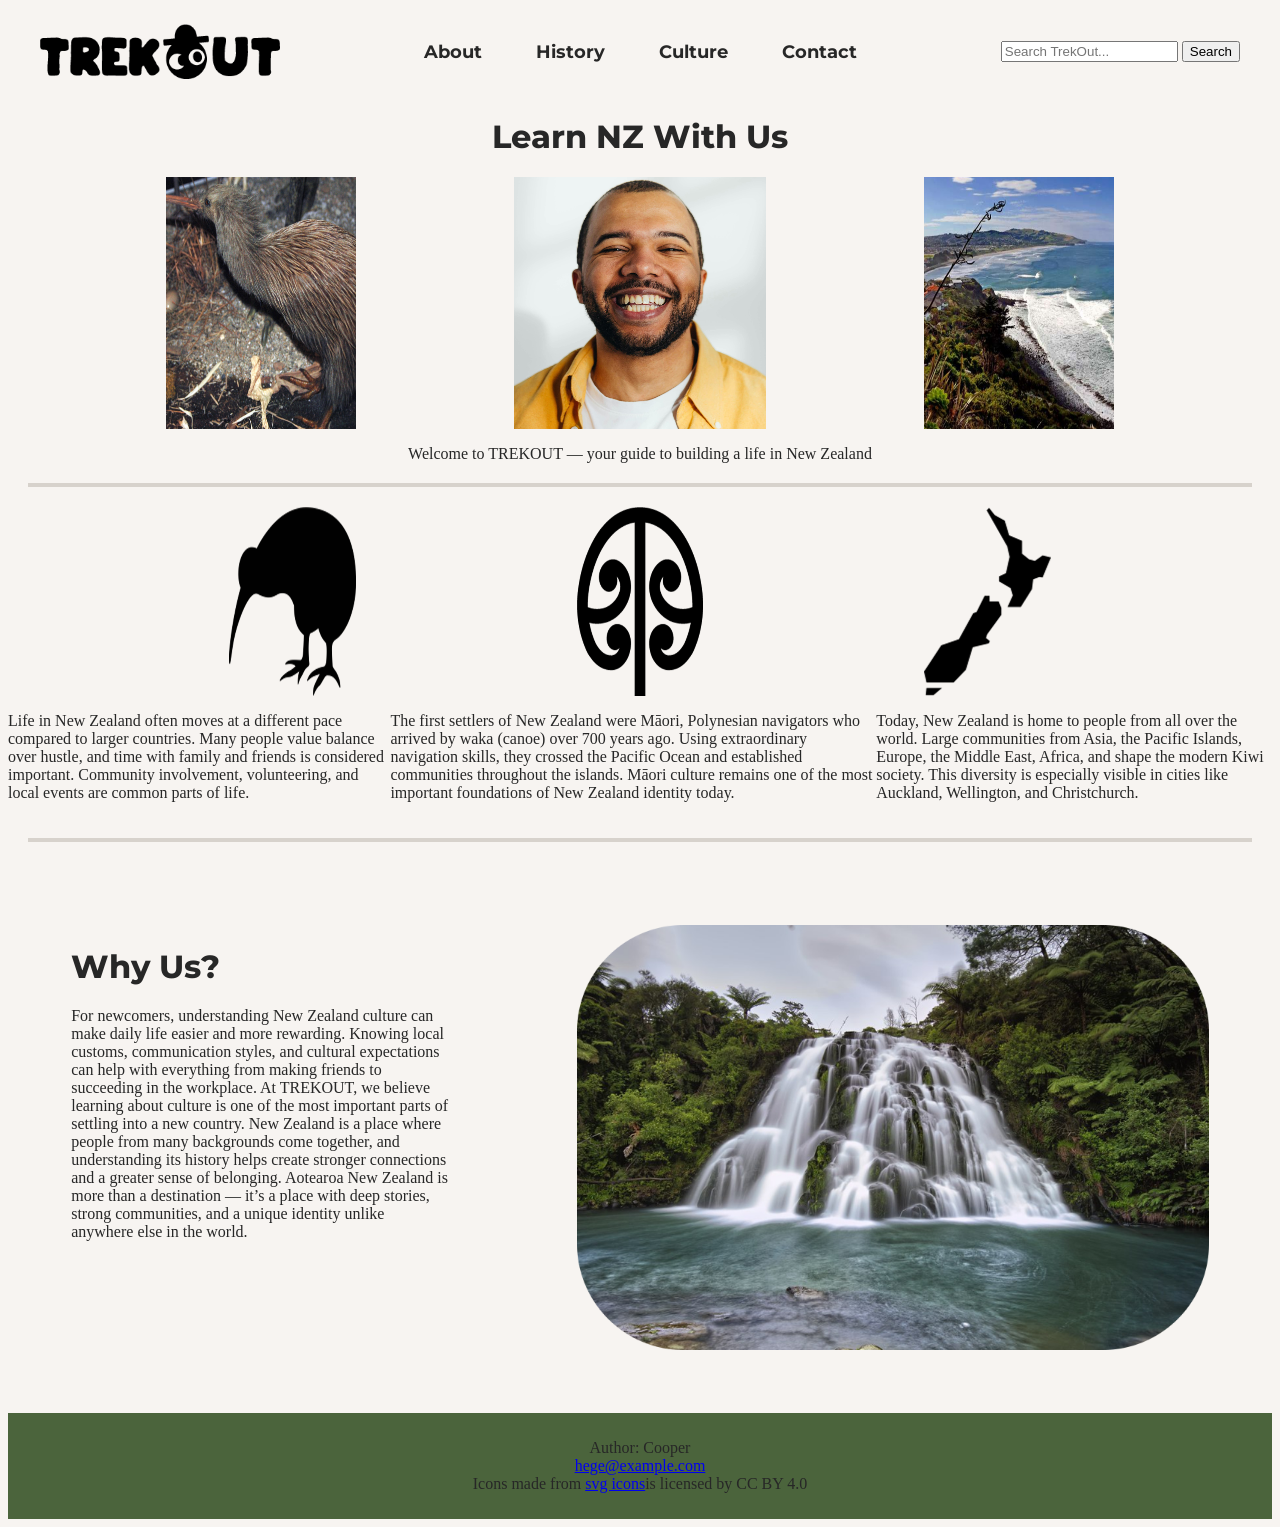
<file: index.html>
<!DOCTYPE html>
<html lang="en">
<head>
    <link rel="icon" href="assets/logo icon.png">
    <link rel="preconnect" href="https://fonts.googleapis.com">
    <link rel="preconnect" href="https://fonts.gstatic.com" crossorigin>
    <link href="https://fonts.googleapis.com/css2?family=Montserrat:ital,wght@0,100..900;1,100..900&display=swap" rel="stylesheet">
    <meta charset="UTF-8">
    <meta name="viewport" content="width=device-width, initial-scale=1.0">
    <link rel="stylesheet" href="css/styles.css">
    <title>Home</title>
</head>
<body>
    <div class="nav-container">
        <a href="index.html" class="logo">
            <img class="logoimg" src="assets/logo.png" alt="Logo">
        </a>

        <!--nav bar-->
        <nav>
            <ul>   
                <li><a href="about.html">About</a></li>
                <li><a href="history.html">History</a></li>
                <li><a href="culture.html">Culture</a></li>
                <li><a href="contact.html">Contact</a></li>
            </ul>	
        </nav>
    
    <!-- Search form sends the users search to search.html -->
    <form action="search.html" method="GET" class="search-form">

        <!-- Input where the user types their search query -->
        <input
            type="text"
            name="q"
            placeholder="Search TrekOut..."
            required
        >

        <!-- Button that submits the search form -->
        <button type="submit">Search</button>

    </form>
    </div>


    <h1 class="headers">Learn NZ With Us</h1>
    <!---------------------------------------------------------------------->

    <!--front page images-->
    <div class="basedivider">
        <img class="homepageimageleft" src="assets/Layer 6 Frame.jpg">
        <img class="homepageimage" src="assets/homepageimage1.jpg">
        <img class="homepageimageleft" src="assets/Layer 7 Frame.jpg">
    </div>
    <!--front page heading-->
    <p class="subheaders">Welcome to TREKOUT — your guide to building a life in New Zealand</p>

    <div class="rectangle"></div>


    <!--front page icons-->
    <div class="basedivider">
        <img class="icon" src="assets/Layer 9.png">
        <img class="icon" src="assets/Layer 8.png">
        <img class="icon" src="assets/Layer 10.png">
    </div>

    <!--front page icon info-->
    <div class="basedivider">
        <p>Life in New Zealand often moves at a different pace compared to larger countries. Many people value balance over hustle, and time with family and friends is considered important. Community involvement, volunteering, and local events are common parts of life.</p>
        <p>The first settlers of New Zealand were Māori, Polynesian navigators who arrived by waka (canoe) over 700 years ago. Using extraordinary navigation skills, they crossed the Pacific Ocean and established communities throughout the islands. Māori culture remains one of the most important foundations of New Zealand identity today.</p>
        <p>Today, New Zealand is home to people from all over the world. Large communities from Asia, the Pacific Islands, Europe, the Middle East, Africa, and shape the modern Kiwi society. This diversity is especially visible in cities like Auckland, Wellington, and Christchurch.</p>
    </div>

    <div class="rectangle"></div>

    <div class="basedivider">
        
    <!--Image and text divider---------------------------->
    <div class="imgandtextdiv">
        <h1 class="lesserheaders">Why Us?</h1>
            <p>For newcomers, understanding New Zealand culture can make daily life easier and more rewarding. Knowing local customs, communication styles, and cultural expectations can help with everything from making friends to succeeding in the workplace. At TREKOUT, we believe learning about culture is one of the most important parts of settling into a new country. New Zealand is a place where people from many backgrounds come together, and understanding its history helps create stronger connections and a greater sense of belonging. Aotearoa New Zealand is more than a destination — it’s a place with deep stories, strong communities, and a unique identity unlike anywhere else in the world.</p>
    </div>
        <img class="imgandtextdiv" src="assets/Layer 4.png">
    </div>   
</body>
<!--footer-->
<footer>
	<p class = "footer">Author: Cooper<br>
	<a href="mailto:hege@example.com">hege@example.com</a><br>
	Icons made from <a href="https://www.onlinewebfonts.com/icon">svg icons</a>is licensed by CC BY 4.0</p>	</footer> 
</html>
</file>
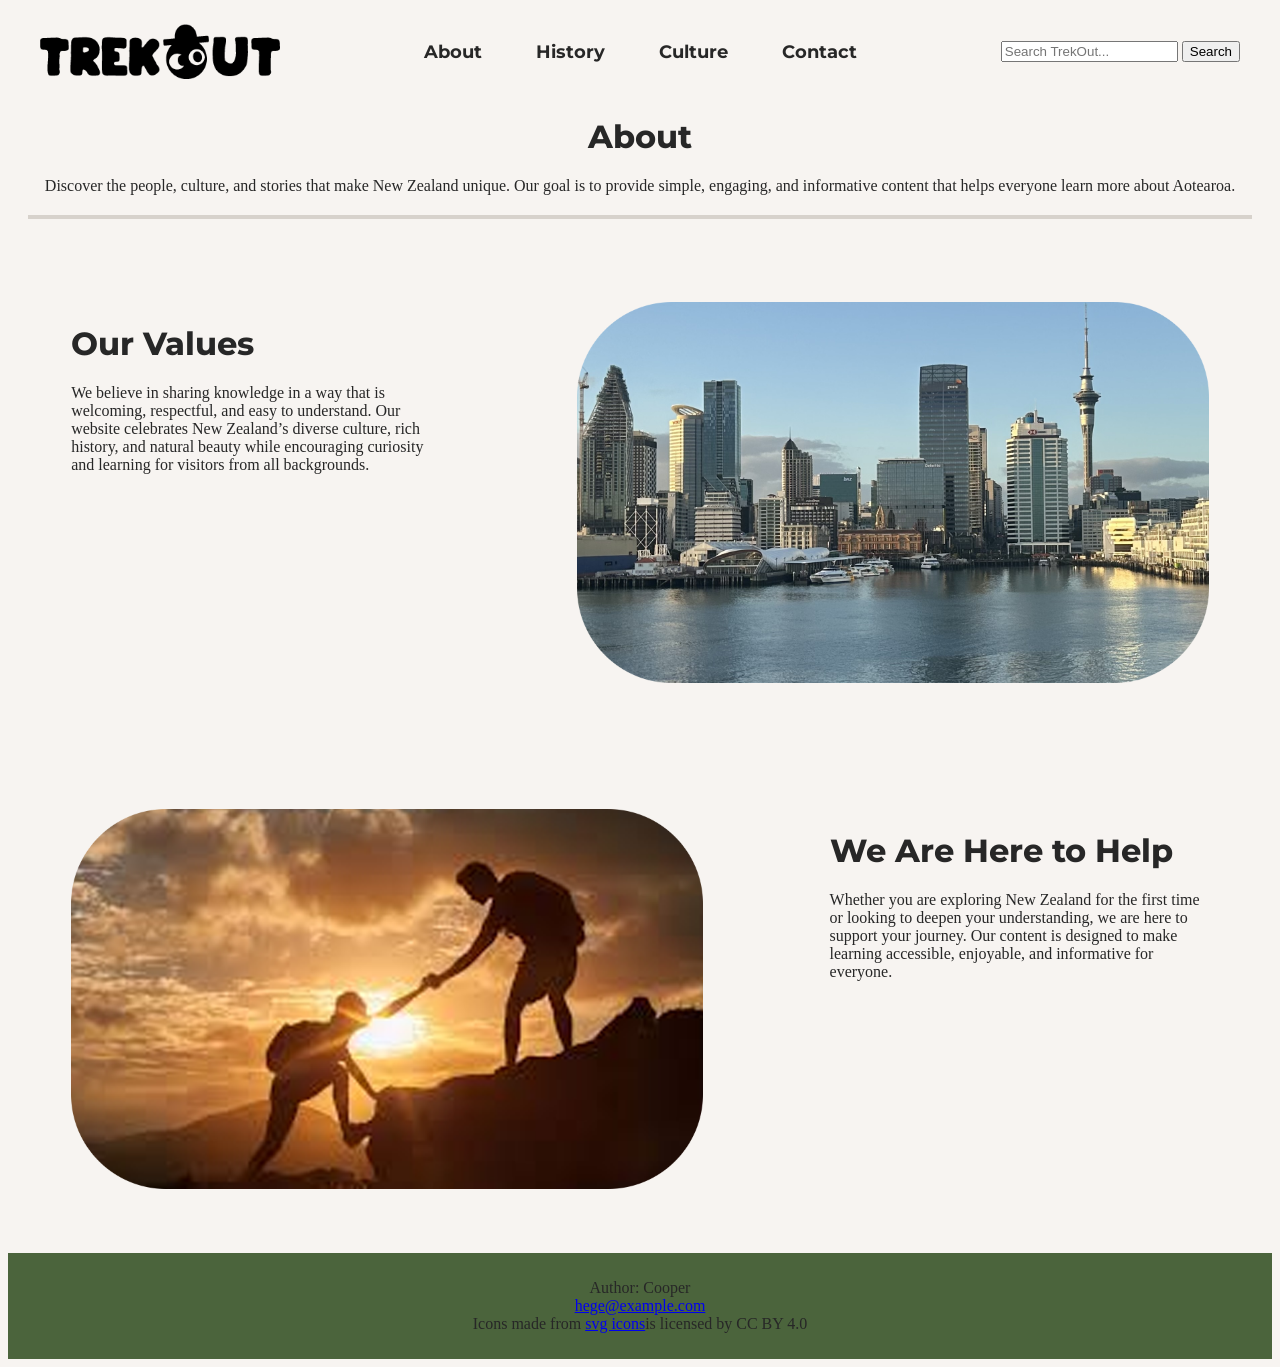
<file: about.html>
<!DOCTYPE html>
<html lang="en">
<head>
    <link rel="icon" href="assets/logo icon.png">
    <link rel="preconnect" href="https://fonts.googleapis.com">
    <link rel="preconnect" href="https://fonts.gstatic.com" crossorigin>
    <link href="https://fonts.googleapis.com/css2?family=Montserrat:ital,wght@0,100..900;1,100..900&display=swap" rel="stylesheet">
    <meta charset="UTF-8">
    <meta name="viewport" content="width=device-width, initial-scale=1.0">
    <link rel="stylesheet" href="css/styles.css">
    <title>About</title>
</head>
<body>
    <div class="nav-container">
    <a href="index.html" class="logo">
        <img class="logoimg" src="assets/logo.png" alt="Logo">
    </a>

    <!--nav bar-->
	<nav>
		<ul>   
			<li><a href="about.html">About</a></li>
			<li><a href="history.html">History</a></li>
			<li><a href="culture.html">Culture</a></li>
			<li><a href="contact.html">Contact</a></li>
		</ul>	
	</nav>
    
    <form action="search.html" method="GET" class="search-form">
        <input
                type="text"
                name="q"
                placeholder="Search TrekOut..."
                required
        >
        <button type="submit">Search</button>
     </form>
    </div>


    <h1 class="headers">About</h1>
    <p class="subheaders">Discover the people, culture, and stories that make New Zealand unique. Our goal is to provide simple, engaging, and informative content that helps everyone learn more about Aotearoa.</p>
    
    <div class="rectangle"></div>

    <!--first img and text info box-->
    <div class="basedivider">
        <div class="imgandtextdiv">
            <h1 class="lesserheaders">Our Values</h1>
            <p>We believe in sharing knowledge in a way that is welcoming, respectful, and easy to understand. Our website celebrates New Zealand’s diverse culture, rich history, and natural beauty while encouraging curiosity and learning for visitors from all backgrounds.</p>
        </div>
        <img class="imgandtextdiv" src="assets/Rectangle 5.png">
    </div>

    <!--second img and text info box-->
    <div class="basedivider">
        <img class="imgandtextdiv" src="assets/Rectangle 6.png">
        <div class="imgandtextdiv">
            <h1 class="lesserheaders">We Are Here to Help</h1>
            <p>Whether you are exploring New Zealand for the first time or looking to deepen your understanding, we are here to support your journey. Our content is designed to make learning accessible, enjoyable, and informative for everyone.</p>
        </div>
    </div>

<!--footer-->
<footer>
	<p class = "footer">Author: Cooper<br>
	<a href="mailto:hege@example.com">hege@example.com</a><br>
	Icons made from <a href="https://www.onlinewebfonts.com/icon">svg icons</a>is licensed by CC BY 4.0</p>	</footer> 
</body>
</html>
</file>
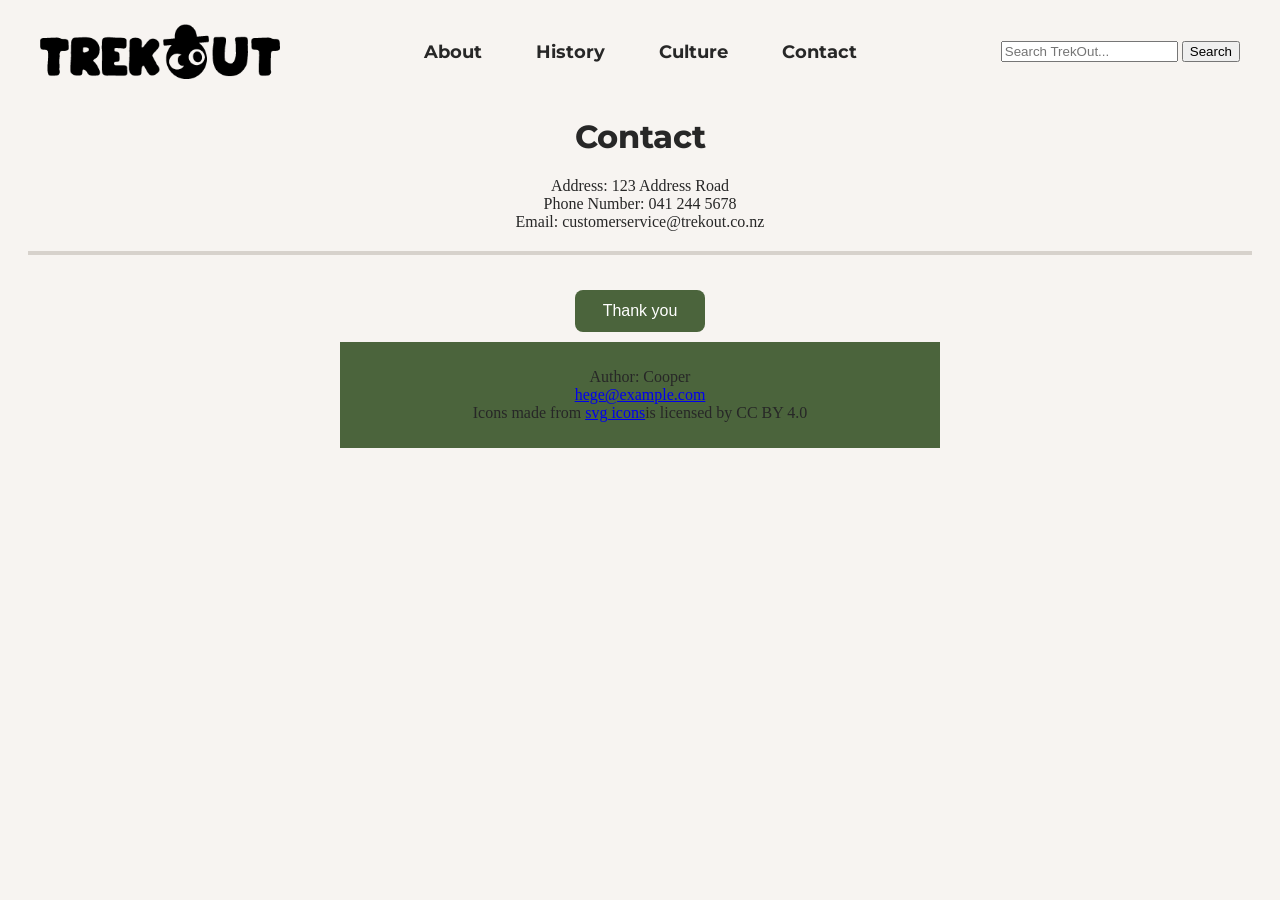
<file: contact.html>
<!DOCTYPE html>
<html lang="en">
<head>
    <link rel="icon" href="assets/logo icon.png">
    <link rel="preconnect" href="https://fonts.googleapis.com">
    <link rel="preconnect" href="https://fonts.gstatic.com" crossorigin>
    <link href="https://fonts.googleapis.com/css2?family=Montserrat:ital,wght@0,100..900;1,100..900&display=swap" rel="stylesheet">
    <meta charset="UTF-8">
    <meta name="viewport" content="width=device-width, initial-scale=1.0">
    <link rel="stylesheet" href="css/styles.css">
    <title>Contact</title>
</head>
<body>
    <div class="nav-container">
    <a href="index.html" class="logo">
        <img class="logoimg" src="assets/logo.png" alt="Logo">
    </a>

    <!--nav bar-->
	<nav>
		<ul>   
			<li><a href="about.html">About</a></li>
			<li><a href="history.html">History</a></li>
			<li><a href="culture.html">Culture</a></li>
			<li><a href="contact.html">Contact</a></li>
		</ul>	
	</nav>
    <form action="search.html" method="GET" class="search-form">
        <input
                type="text"
                name="q"
                placeholder="Search TrekOut..."
                required
        >
        <button type="submit">Search</button>
     </form>
    </div>


    <h1 class="headers">Contact</h1>
    <p class="subheaders">Address: 123 Address Road <br>
                          Phone Number: 041 244 5678 <br>
                          Email: customerservice@trekout.co.nz
    </p>


    <div class="rectangle"></div>
    <div class="thank-you-container">
        <button class="thank-you-btn" onclick="toggleMessage()">
                    Thank you    
        </button>
    <!--thank you message-->
    <div id="thankYouMessage" class="thank-you-message">
        <p>For any questions, feedback, or concerns regarding the Trekout website, please contact the founder using one of the links provided above. If you encounter any bugs, errors, or other issues while using the website, please report them so they can be addressed.</p>
        <p><strong>Please enjoy this wonderful country!</strong></p>
        <script>function toggleMessage() {const message =document.getElementById("thankYouMessage");if (message.style.display === "block") {message.style.display = "none";} else {message.style.display = "block";}}</script>
    </div>
    <!--footer-->
<footer>
	<p class = "footer">Author: Cooper<br>
	<a href="mailto:hege@example.com">hege@example.com</a><br>
	Icons made from <a href="https://www.onlinewebfonts.com/icon">svg icons</a>is licensed by CC BY 4.0</p>	</footer> 
</body>
</html>
</file>
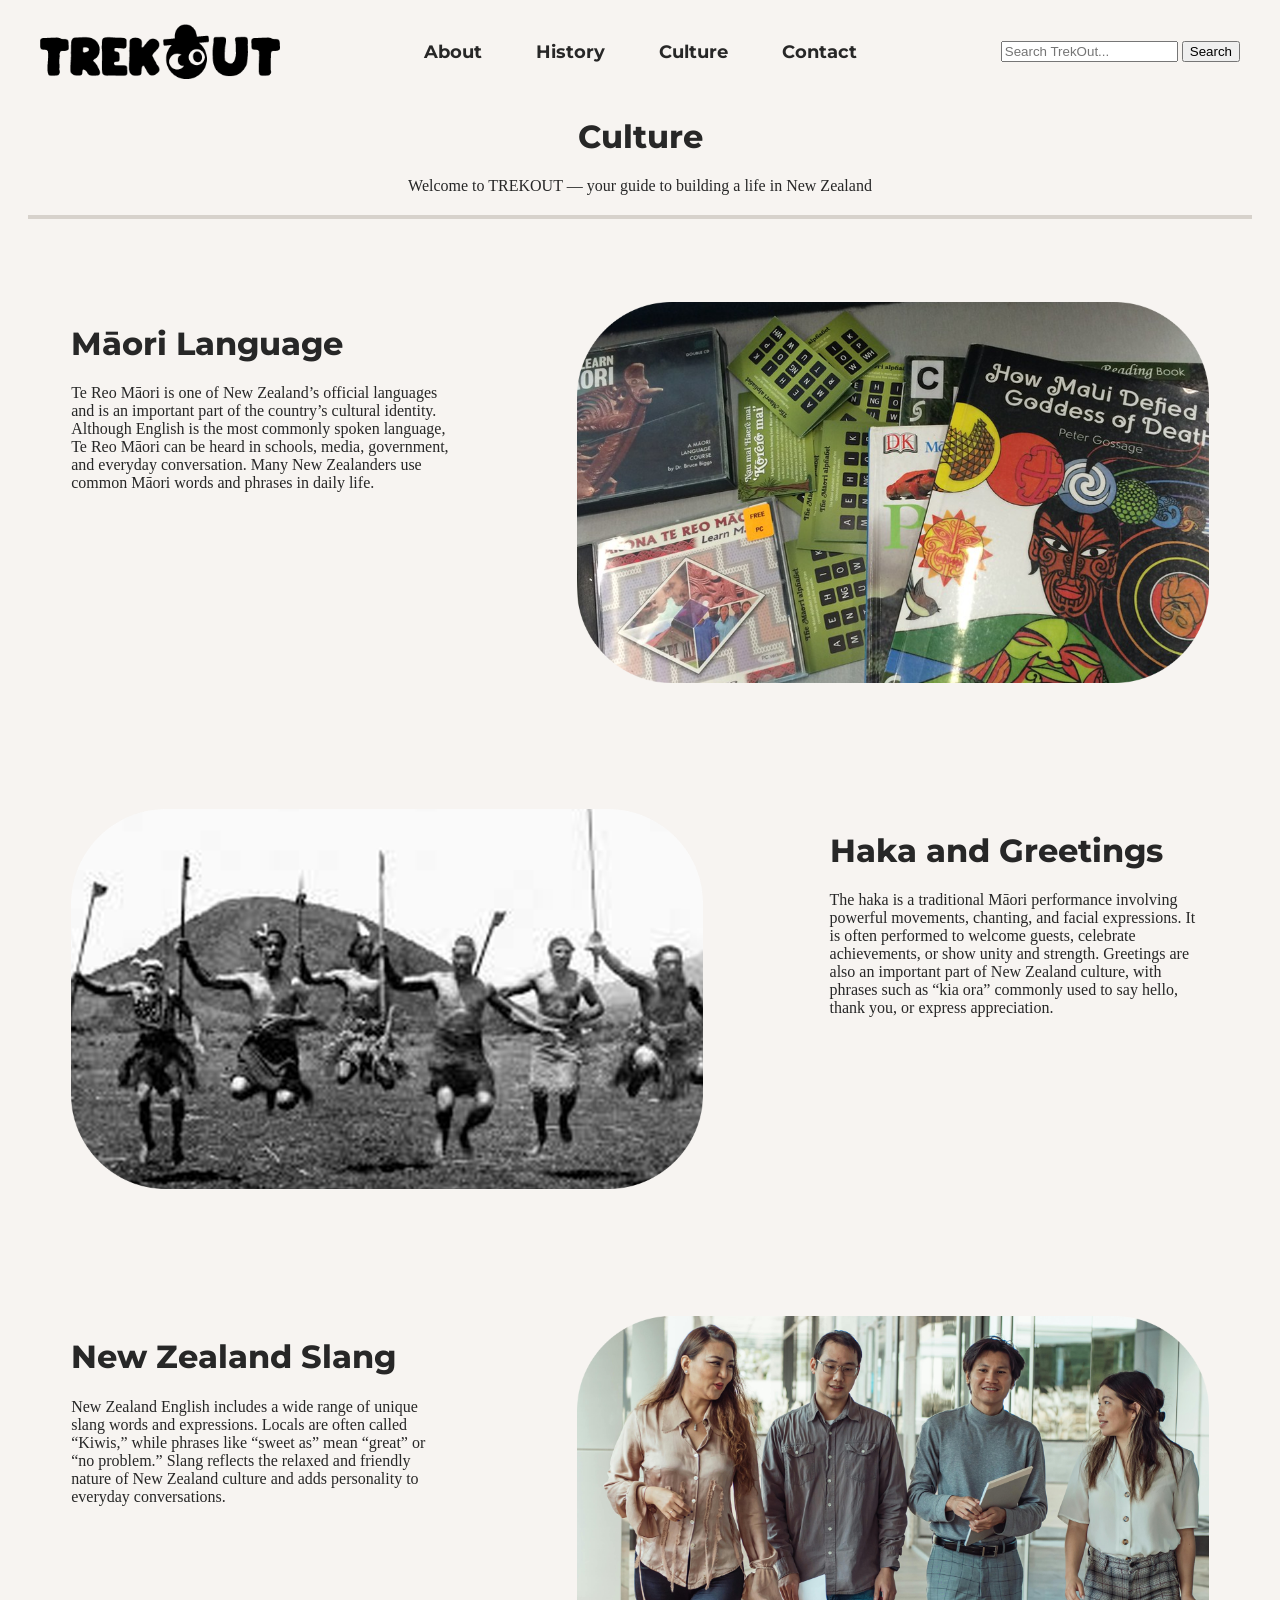
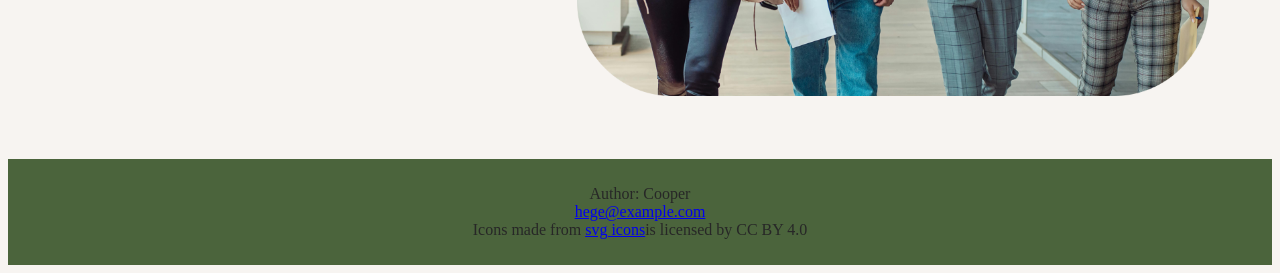
<file: culture.html>
<!DOCTYPE html>
<html lang="en">
<head>
    <link rel="icon" href="assets/logo icon.png">    
    <link rel="preconnect" href="https://fonts.googleapis.com">
    <link rel="preconnect" href="https://fonts.gstatic.com" crossorigin>
    <link href="https://fonts.googleapis.com/css2?family=Montserrat:ital,wght@0,100..900;1,100..900&display=swap" rel="stylesheet">
    <meta charset="UTF-8">
    <meta name="viewport" content="width=device-width, initial-scale=1.0">
    <link rel="stylesheet" href="css/styles.css">
    <title>Culture</title>
</head>
<body>
    <div class="nav-container">
    <a href="index.html" class="logo">
        <img class="logoimg" src="assets/logo.png" alt="Logo">
    </a>

    <!--nav bar-->
	<nav>
		<ul>   
			<li><a href="about.html">About</a></li>
			<li><a href="history.html">History</a></li>
			<li><a href="culture.html">Culture</a></li>
			<li><a href="contact.html">Contact</a></li>
		</ul>	
	</nav>
    <form action="search.html" method="GET" class="search-form">
        <input
                type="text"
                name="q"
                placeholder="Search TrekOut..."
                required
        >
        <button type="submit">Search</button>
     </form>
    </div>


    <h1 class="headers">Culture</h1>
    <p class="subheaders">Welcome to TREKOUT — your guide to building a life in New Zealand</p>

    <div class="rectangle"></div>

    <!--first img and text info box-->
    <div class="basedivider">
        <div class="imgandtextdiv">
            <h1 class="lesserheaders">Māori Language</h1>
            <p>Te Reo Māori is one of New Zealand’s official languages and is an important part of the country’s cultural identity. Although English is the most commonly spoken language, Te Reo Māori can be heard in schools, media, government, and everyday conversation. Many New Zealanders use common Māori words and phrases in daily life.</p>
        </div>
        <img class="imgandtextdiv" src="assets/Rectangle 7.png">
    </div>

    <!--second img and text info box-->
    <div class="basedivider">
        <img class="imgandtextdiv" src="assets/Rectangle 8.png">
        <div class="imgandtextdiv">
            <h1 class="lesserheaders">Haka and Greetings</h1>
            <p>The haka is a traditional Māori performance involving powerful movements, chanting, and facial expressions. It is often performed to welcome guests, celebrate achievements, or show unity and strength. Greetings are also an important part of New Zealand culture, with phrases such as “kia ora” commonly used to say hello, thank you, or express appreciation.</p>
        </div>
    </div>

    <!--third img and text info box-->
    <div class="basedivider">
        <div class="imgandtextdiv">
            <h1 class="lesserheaders">New Zealand Slang</h1>
            <p>New Zealand English includes a wide range of unique slang words and expressions. Locals are often called “Kiwis,” while phrases like “sweet as” mean “great” or “no problem.” Slang reflects the relaxed and friendly nature of New Zealand culture and adds personality to everyday conversations.</p>
        </div>
        <img class="imgandtextdiv" src="assets/Rectangle 9.png">
    </div>

<!--footer-->
<footer>
	<p class = "footer">Author: Cooper<br>
	<a href="mailto:hege@example.com">hege@example.com</a><br>
	Icons made from <a href="https://www.onlinewebfonts.com/icon">svg icons</a>is licensed by CC BY 4.0</p>	</footer> 
</body>
</html>
</file>
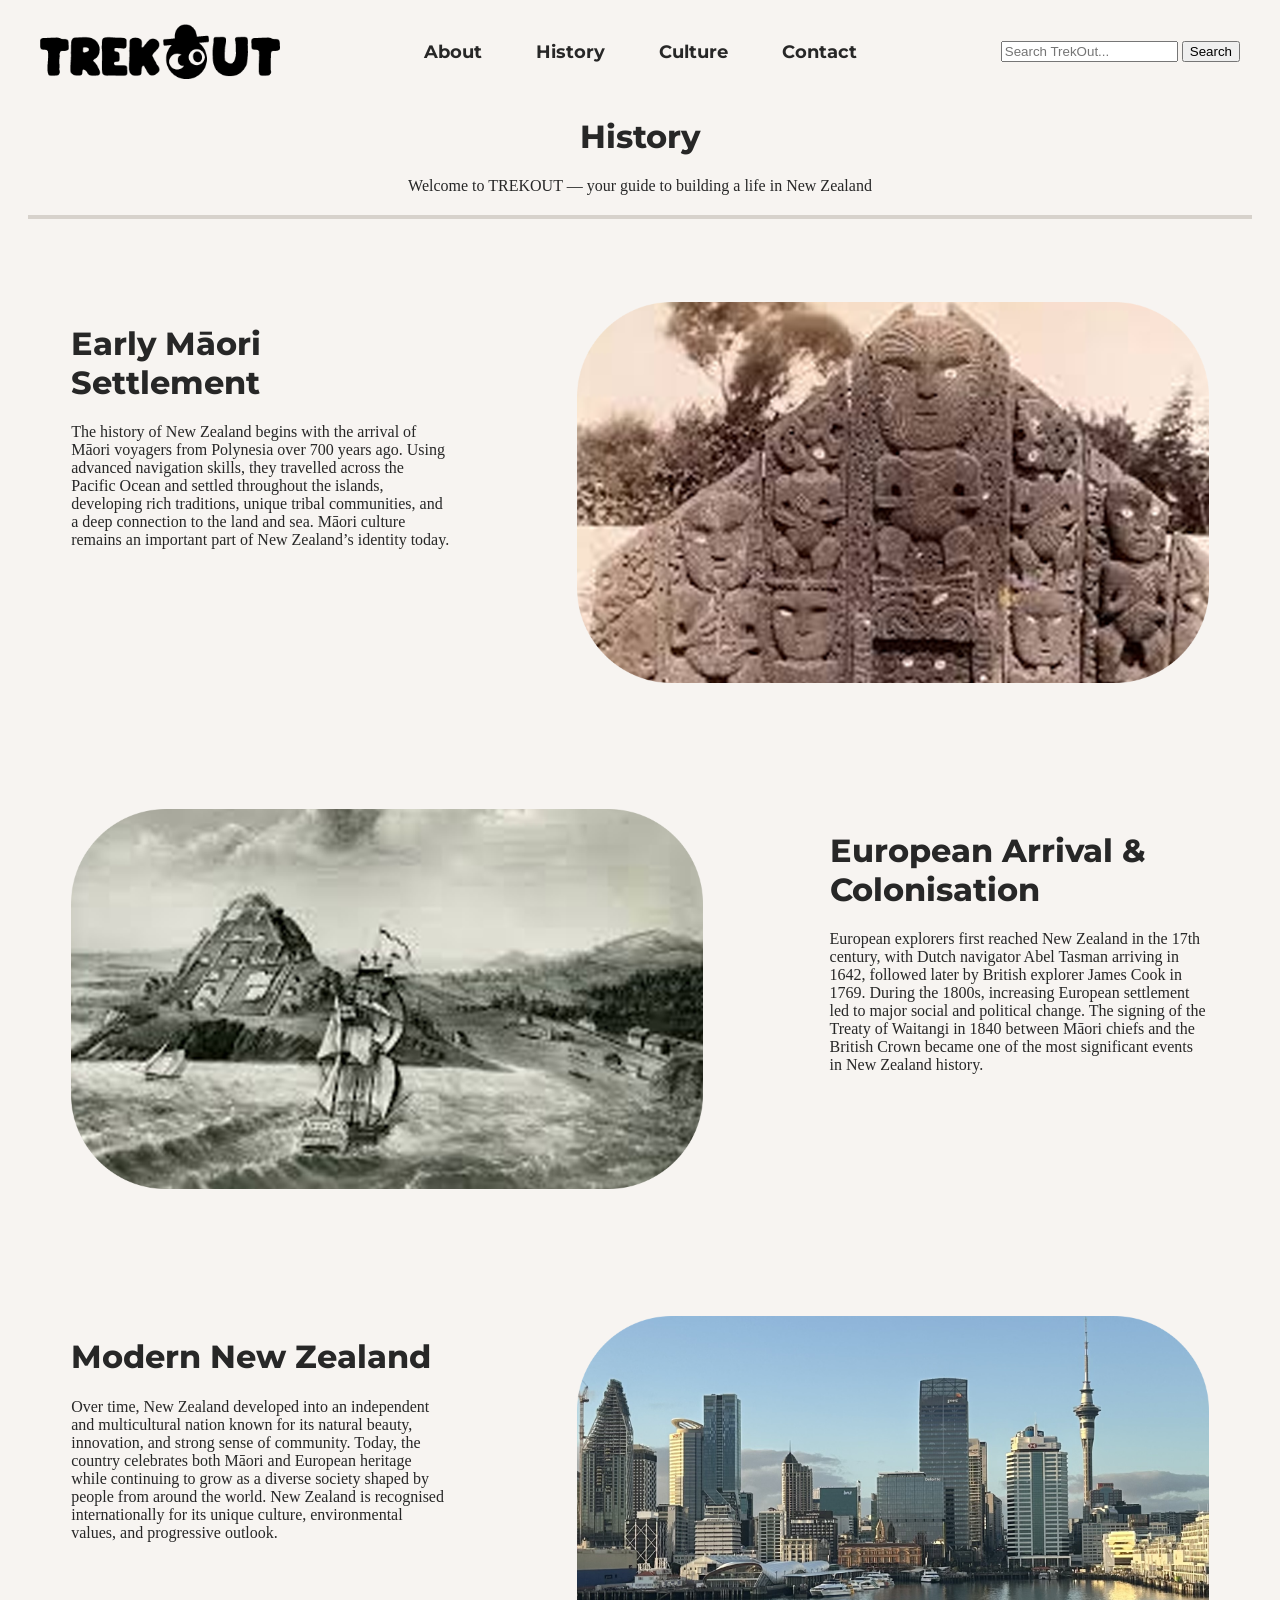
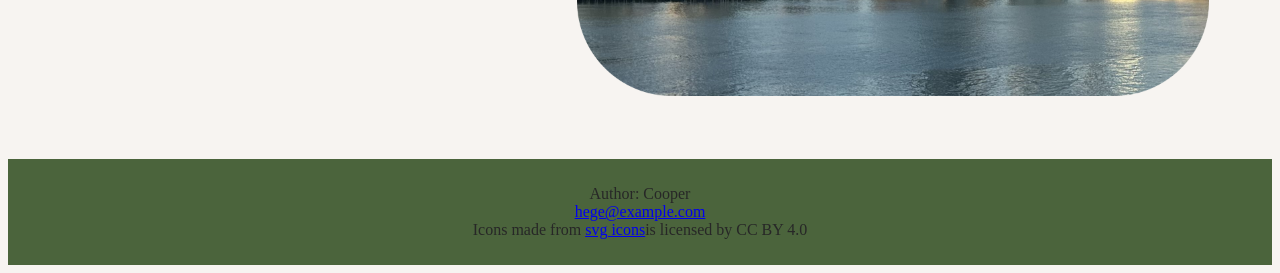
<file: history.html>
<!DOCTYPE html>
<html lang="en">
<head>
    <link rel="icon" href="assets/logo icon.png">    
    <link rel="preconnect" href="https://fonts.googleapis.com">
    <link rel="preconnect" href="https://fonts.gstatic.com" crossorigin>
    <link href="https://fonts.googleapis.com/css2?family=Montserrat:ital,wght@0,100..900;1,100..900&display=swap" rel="stylesheet">
    <meta charset="UTF-8">
    <meta name="viewport" content="width=device-width, initial-scale=1.0">
    <link rel="stylesheet" href="css/styles.css">
    <title>History</title>
</head>
<body>
    <div class="nav-container">
    <a href="index.html" class="logo">
        <img class="logoimg" src="assets/logo.png" alt="Logo">
    </a>

    <!--nav bar-->
	<nav>
		<ul>   
			<li><a href="about.html">About</a></li>
			<li><a href="history.html">History</a></li>
			<li><a href="culture.html">Culture</a></li>
			<li><a href="contact.html">Contact</a></li>
		</ul>	
	</nav>
    <form action="search.html" method="GET" class="search-form">
        <input
                type="text"
                name="q"
                placeholder="Search TrekOut..."
                required
        >
        <button type="submit">Search</button>
     </form>
    </div>


    <h1 class="headers">History</h1>
    <p class="subheaders">Welcome to TREKOUT — your guide to building a life in New Zealand</p>

    <div class="rectangle"></div>

    <!--first img and text info box-->
    <div class="basedivider">
        <div class="imgandtextdiv">
            <h1 class="lesserheaders">Early Māori Settlement</h1>
            <p>The history of New Zealand begins with the arrival of Māori voyagers from Polynesia over 700 years ago. Using advanced navigation skills, they travelled across the Pacific Ocean and settled throughout the islands, developing rich traditions, unique tribal communities, and a deep connection to the land and sea. Māori culture remains an important part of New Zealand’s identity today.</p>
        </div>
        <img class="imgandtextdiv" src="assets/Rectangle 10.png">
    </div>

    <!--second img and text info box-->
    <div class="basedivider">
        <img class="imgandtextdiv" src="assets/Rectangle 11.png">
        <div class="imgandtextdiv">
            <h1 class="lesserheaders">European Arrival & Colonisation</h1>
            <p>European explorers first reached New Zealand in the 17th century, with Dutch navigator Abel Tasman arriving in 1642, followed later by British explorer James Cook in 1769. During the 1800s, increasing European settlement led to major social and political change. The signing of the Treaty of Waitangi in 1840 between Māori chiefs and the British Crown became one of the most significant events in New Zealand history.</p>
        </div>
    </div>

    <!--third img and text info box-->
    <div class="basedivider">
        <div class="imgandtextdiv">
            <h1 class="lesserheaders">Modern New Zealand</h1>
            <p>Over time, New Zealand developed into an independent and multicultural nation known for its natural beauty, innovation, and strong sense of community. Today, the country celebrates both Māori and European heritage while continuing to grow as a diverse society shaped by people from around the world. New Zealand is recognised internationally for its unique culture, environmental values, and progressive outlook.</p>
        </div>
        <img class="imgandtextdiv" src="assets/Rectangle 12.png">
    </div>

<!--footer-->
<footer>
	<p class = "footer">Author: Cooper<br>
	<a href="mailto:hege@example.com">hege@example.com</a><br>
	Icons made from <a href="https://www.onlinewebfonts.com/icon">svg icons</a>is licensed by CC BY 4.0</p>	</footer> 
</body>
</html>
</file>
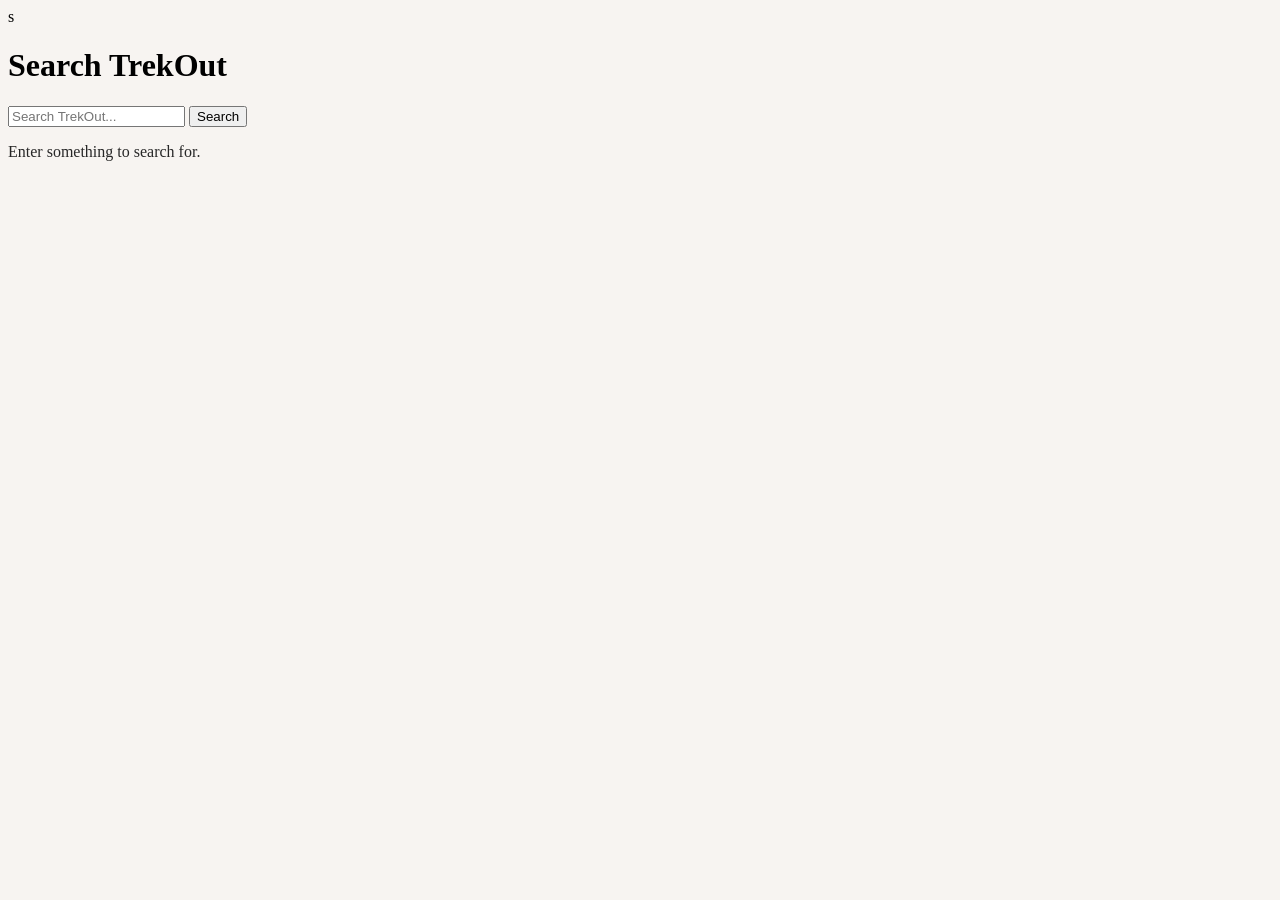
<file: search.html>
s<!DOCTYPE html>
<html lang="en">
<head>
    <meta charset="UTF-8">
    <meta name="viewport" content="width=device-width, initial-scale=1.0">
    <title>Search | TrekOut</title>
    <link rel="stylesheet" href="css/styles.css">
    <script src="js/search.js" defer></script>
</head>
<body>

    <h1>Search TrekOut</h1>

    <form action="search.html" method="GET">
        <input
            type="text"
            name="q"
            id="searchInput"
            placeholder="Search TrekOut..."
            required
        >
        <button type="submit">Search</button>
    </form>

    <p id="searchMessage"></p>
    <div id="searchResults"></div>

</body>
</html>
</file>
<file: css/styles.css>
body{
    background-color: #F7F4F1;
}

.homepageimage{
    width: 20%;
    transition: transform 0.3s cubic-bezier(1, 0, 0, 1.3);
}
.homepageimage:hover{
    transform: scale(1.1);
}

.homepageimageleft{
    width:15%;
    height:15;
    transition: transform 0.3s cubic-bezier(1, 0, 0, 1.3);
}
.homepageimageleft:hover{
    transform: scale(1.1);
}
/*-----------------------------------------------------------------*/

.basedivider {
  display: flex;
  justify-content: space-evenly;
}

.imgandtextdiv{
  width: 50%;
  margin:5%
}

.icon{
  width: 10%;
}
footer {
  text-align: center;
  padding: 10px;
  background-color: #4B643C;
  color: #798365;
  display: block;
}

.logo{
    display: inline-block;
    width: 20%;
    height: auto;
    line-height: 0;
}

.logoimg{
  display: block;
  width: 100%;
  height: auto;
  content: url("/assets/logo.png");
}

.nav-container{
    display: flex; 
    justify-content: space-between;
    align-items: center;
    padding: 1rem 2rem;
}

 .headers {
    display: flex;
    justify-content: space-evenly;
    font-family: 'Montserrat';
    color: #272727;
    font-weight: 750;
    padding: 0px 0px 0px 0px;
}
 .lesserheaders {
    display: flex;
    font-family: 'Montserrat';
    color: #272727;
    font-weight: 750;
    padding: 0px 0px 0px 0px;
}
  .rectangle {
    background-color:  #d7d2cc;
    border: 2px solid #d7d2cc;
    margin: 20px               /* Margin */
  }

 .subheaders {
    display: flex;
    justify-content: space-evenly;
    text-align: center;
    font-family: 'Calibri';
    color: #272727;
}
p{
    font-family: 'Calibri';
    font-weight: 350;
    color: #272727;
}

nav {
  display: flex;
  justify-content: center;
  align-items: center;
  padding: 15px 20px;
  /*background-color: #00bcd4;  cyan color */
  
  max-width: 670px;  /* max width */
  margin: 0 auto;    /* center horizontally */
}

ul {
  list-style: none;
  display: flex;
  gap: 30px;
  margin: 0;
  padding: 0;
}

li a {
  font-family: 'Montserrat';
  text-decoration: none;
  color: #272727;
  font-weight: 700;
  font-size: large;
  padding: 8px 12px;
  border-radius: 4px
}

li :hover {
  background-color: #4B643C;
  color: #d7d2cc;
}

/* Media query for smaller screens */
@media (max-width: 576px) {
  .basedivider {
    flex-direction: column;
    align-items: center;
  }

  ul {
    flex-direction: column;
    align-items: center;
  }
  .nav-container {
    flex-direction: column;
  }
  .logoimg {
    content: url("/assets/logo-icon.png");
    width: 100%;
    }
  .imgandtextdiv {
    width: 80%;
    margin: 10px 0;
  }

}

/*thank you screen stuff*/
.thank-you-container {
    width: 90%;
    max-width: 600px;
    margin: 25px auto;
    text-align: center;
}
 
.thank-you-btn {
    background-color: #4B643C;
    color: white;
    padding: 12px 28px;
    margin: 10px 0;
    border: none;
    border-radius: 8px;
    font-size: 16px;
    cursor: pointer;
}
 
.thank-you-btn:hover {
    background-color: black;
}
 
.thank-you-message {
    display: none;
    margin-top: 15px;
    padding: 20px;
    background-color: #f2f2f7;
    border: 1px solid #ccc;
    border-radius: 10px;
    line-height: 1.6;
    text-align: center;
}
</file>
